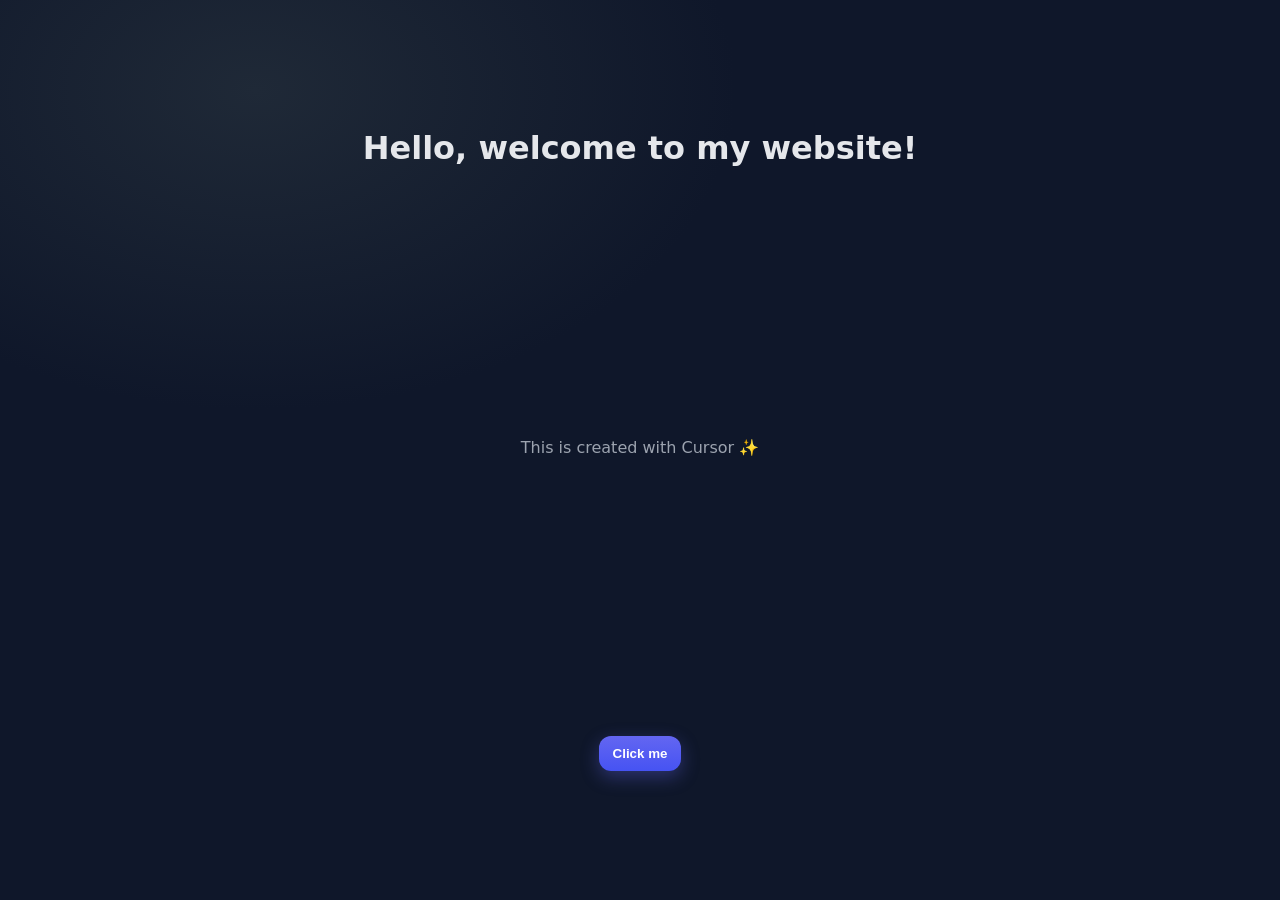
<file: index.html>
<!DOCTYPE html>
<html lang="en">
<head>
  <meta charset="UTF-8">
  <meta name="viewport" content="width=device-width, initial-scale=1.0">
  <title>My First Website</title>
  <link rel="stylesheet" href="style.css">
</head>
<body>
  <h1>Hello, welcome to my website!</h1>
  <p>This is created with Cursor ✨</p>
  <button onclick="sayHello()">Click me</button>

  <script src="script.js"></script>
</body>
</html>
</file>
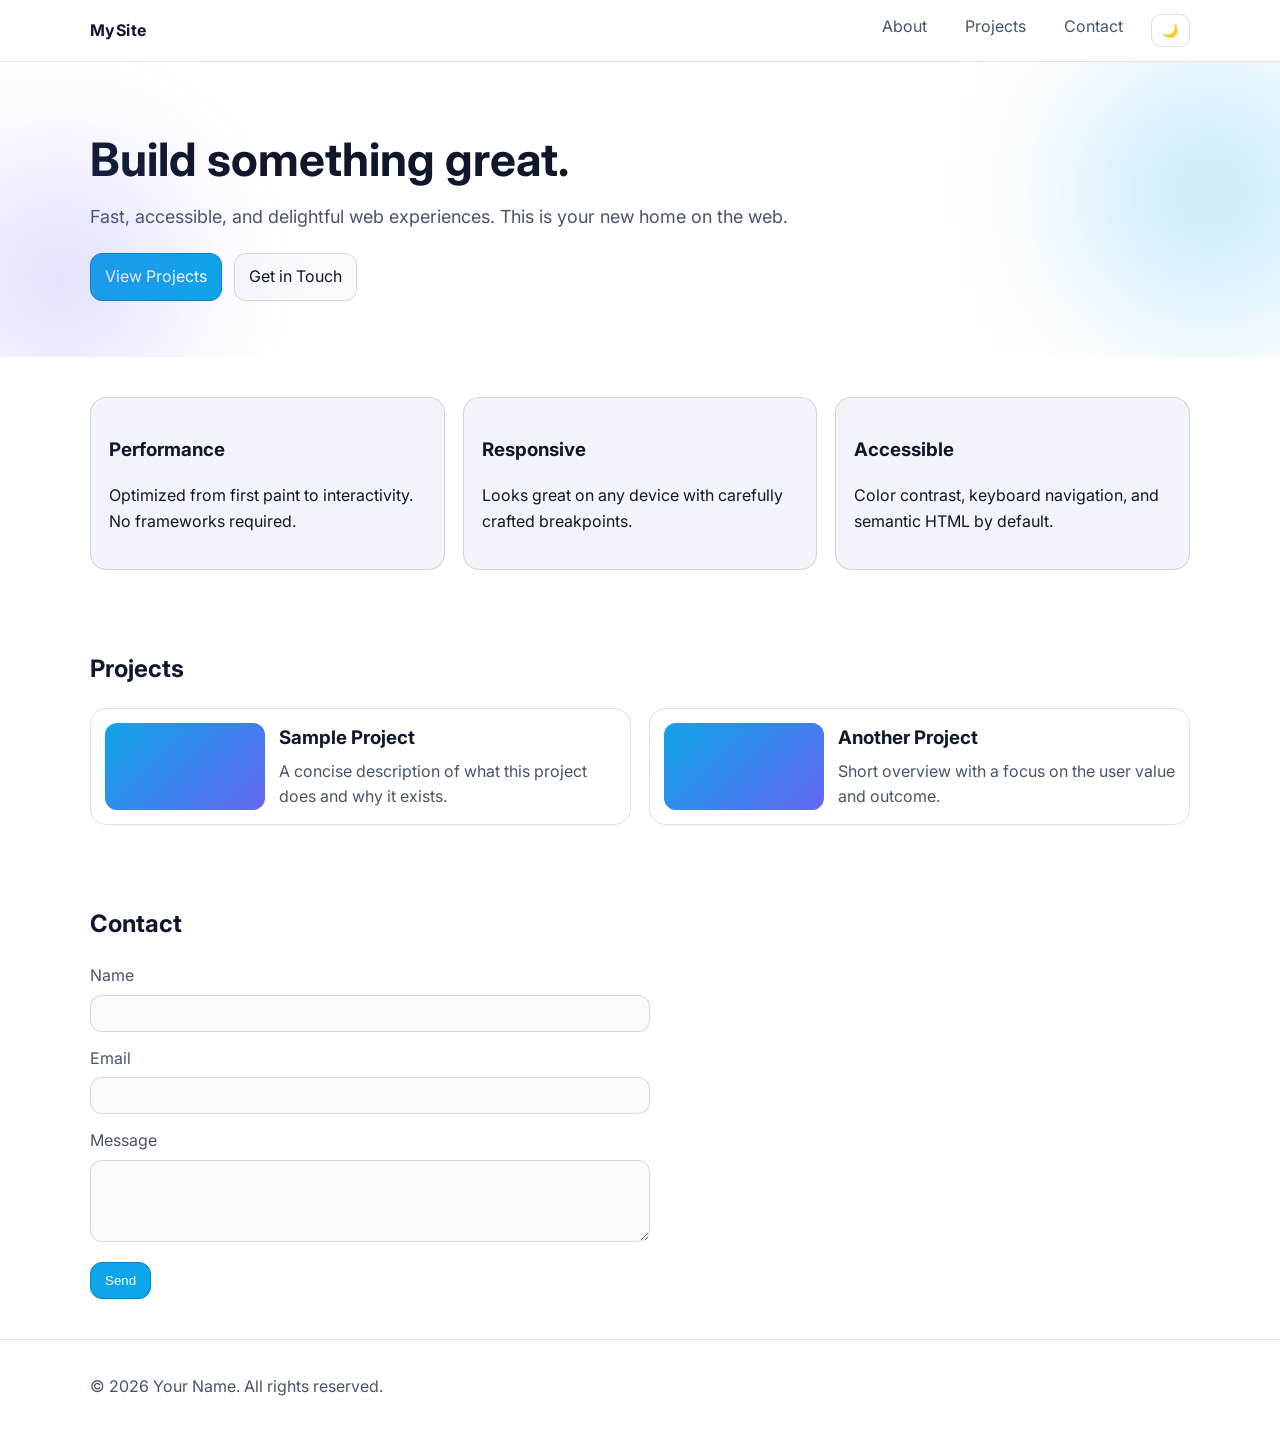
<file: website/index.html>
<!DOCTYPE html>
<html lang="en">
<head>
    <meta charset="utf-8">
    <meta name="viewport" content="width=device-width, initial-scale=1">
    <title>My Website</title>
    <meta name="description" content="A simple, fast, and modern personal website.">
    <link rel="icon" href="./assets/img/favicon.svg" type="image/svg+xml">
    <link rel="preconnect" href="https://fonts.googleapis.com">
    <link rel="preconnect" href="https://fonts.gstatic.com" crossorigin>
    <link href="https://fonts.googleapis.com/css2?family=Inter:wght@300;400;500;600;700;800&display=swap" rel="stylesheet">
    <link rel="stylesheet" href="./assets/css/styles.css">
    <script defer src="./assets/js/main.js"></script>
    <meta name="color-scheme" content="light dark">
    <meta name="theme-color" content="#0ea5e9">
    <meta name="apple-mobile-web-app-status-bar-style" content="black-translucent">
    <meta name="apple-mobile-web-app-capable" content="yes">
</head>
<body>
    <header class="site-header">
        <div class="container">
            <a class="logo" href="#">MySite</a>
            <nav class="nav" id="primary-nav" aria-label="Main">
                <button class="nav-toggle" id="nav-toggle" aria-expanded="false" aria-controls="nav-menu" aria-label="Open menu">
                    <span class="bar"></span>
                    <span class="bar"></span>
                    <span class="bar"></span>
                </button>
                <ul class="nav-menu" id="nav-menu">
                    <li><a href="#about">About</a></li>
                    <li><a href="#projects">Projects</a></li>
                    <li><a href="#contact">Contact</a></li>
                    <li>
                        <button class="theme-toggle" id="theme-toggle" aria-label="Toggle theme">
                            <span class="icon">🌙</span>
                        </button>
                    </li>
                </ul>
            </nav>
        </div>
    </header>

    <main>
        <section class="hero" id="home">
            <div class="container">
                <h1>Build something great.</h1>
                <p class="lead">Fast, accessible, and delightful web experiences. This is your new home on the web.</p>
                <div class="cta">
                    <a class="btn btn-primary" href="#projects">View Projects</a>
                    <a class="btn" href="#contact">Get in Touch</a>
                </div>
            </div>
            <div class="gradients" aria-hidden="true"></div>
        </section>

        <section class="features" id="about">
            <div class="container grid">
                <article class="card">
                    <h3>Performance</h3>
                    <p>Optimized from first paint to interactivity. No frameworks required.</p>
                </article>
                <article class="card">
                    <h3>Responsive</h3>
                    <p>Looks great on any device with carefully crafted breakpoints.</p>
                </article>
                <article class="card">
                    <h3>Accessible</h3>
                    <p>Color contrast, keyboard navigation, and semantic HTML by default.</p>
                </article>
            </div>
        </section>

        <section class="projects" id="projects">
            <div class="container">
                <h2>Projects</h2>
                <div class="project-grid">
                    <a class="project" href="#" aria-label="Sample Project">
                        <div class="project-thumb" role="img" aria-label="Project thumbnail"></div>
                        <div class="project-meta">
                            <h3>Sample Project</h3>
                            <p>A concise description of what this project does and why it exists.</p>
                        </div>
                    </a>
                    <a class="project" href="#" aria-label="Another Project">
                        <div class="project-thumb" role="img" aria-label="Project thumbnail"></div>
                        <div class="project-meta">
                            <h3>Another Project</h3>
                            <p>Short overview with a focus on the user value and outcome.</p>
                        </div>
                    </a>
                </div>
            </div>
        </section>

        <section class="contact" id="contact">
            <div class="container">
                <h2>Contact</h2>
                <form class="contact-form" name="contact" autocomplete="on" netlify>
                    <div class="form-row">
                        <label for="name">Name</label>
                        <input id="name" name="name" type="text" required>
                    </div>
                    <div class="form-row">
                        <label for="email">Email</label>
                        <input id="email" name="email" type="email" required>
                    </div>
                    <div class="form-row">
                        <label for="message">Message</label>
                        <textarea id="message" name="message" rows="4" required></textarea>
                    </div>
                    <div class="form-actions">
                        <button class="btn btn-primary" type="submit">Send</button>
                    </div>
                </form>
            </div>
        </section>
    </main>

    <footer class="site-footer">
        <div class="container">
            <p>© <span id="year"></span> Your Name. All rights reserved.</p>
        </div>
    </footer>
</body>
</html>
</file>
<file: style.css>
/* Base styles */
:root {
  --bg: #0f172a;
  --card: #111827;
  --text: #e5e7eb;
  --muted: #9ca3af;
  --accent: #6366f1;
  --accent-hover: #7c82f9;
}

* {
  box-sizing: border-box;
}

html, body {
  height: 100%;
}

body {
  margin: 0;
  font-family: ui-sans-serif, system-ui, -apple-system, Segoe UI, Roboto, Ubuntu, Cantarell, Noto Sans, Helvetica Neue, Arial, "Apple Color Emoji", "Segoe UI Emoji";
  background: radial-gradient(1200px 800px at 20% 10%, #1f2937 0%, var(--bg) 40%), var(--bg);
  color: var(--text);
  display: grid;
  place-items: center;
}

.main {
  width: min(720px, 92%);
  background: linear-gradient(180deg, rgba(255,255,255,0.04), rgba(255,255,255,0.02));
  border: 1px solid rgba(255,255,255,0.08);
  border-radius: 16px;
  box-shadow: 0 10px 30px rgba(0,0,0,0.35), inset 0 1px 0 rgba(255,255,255,0.06);
  padding: 28px 28px 24px;
  backdrop-filter: blur(8px);
}

h1 {
  font-size: 2rem;
  line-height: 1.2;
  margin: 0 0 12px 0;
}

p {
  margin: 0 0 20px 0;
  color: var(--muted);
}

button {
  appearance: none;
  border: none;
  border-radius: 12px;
  padding: 10px 14px;
  background: linear-gradient(180deg, var(--accent), #4653f3);
  color: white;
  font-weight: 600;
  cursor: pointer;
  box-shadow: 0 6px 18px rgba(99, 102, 241, 0.35);
  transition: transform 120ms ease, box-shadow 120ms ease, background 120ms ease;
}

button:hover {
  transform: translateY(-1px);
  box-shadow: 0 10px 24px rgba(99, 102, 241, 0.45);
  background: linear-gradient(180deg, var(--accent-hover), #5560f6);
}

.container {
  display: flex;
  flex-direction: column;
  gap: 14px;
}
</file>
<file: website/assets/css/styles.css>
:root {
    --bg: #0b1220;
    --bg-elev: #0f172a;
    --text: #e5e7eb;
    --muted: #94a3b8;
    --primary: #0ea5e9;
    --primary-600: #0284c7;
    --ring: rgba(14, 165, 233, 0.4);
    --card: #111827;
}

/* Light theme overrides */
[data-theme="light"] {
    --bg: #ffffff;
    --bg-elev: #f8fafc;
    --text: #0f172a;
    --muted: #475569;
    --primary: #0ea5e9;
    --primary-600: #0284c7;
    --ring: rgba(14, 165, 233, 0.3);
    --card: #f1f5f9;
}

* {
    box-sizing: border-box;
}

html, body {
    margin: 0;
    padding: 0;
}

body {
    font-family: "Inter", system-ui, -apple-system, Segoe UI, Roboto, Arial, "Apple Color Emoji", "Segoe UI Emoji";
    background: var(--bg);
    color: var(--text);
    line-height: 1.6;
}

img, svg, video {
    display: block;
    max-width: 100%;
}

.container {
    width: min(1100px, 92%);
    margin: 0 auto;
}

/* Header */
.site-header {
    position: sticky;
    top: 0;
    z-index: 50;
    background: color-mix(in srgb, var(--bg) 88%, transparent);
    backdrop-filter: blur(10px);
    border-bottom: 1px solid color-mix(in srgb, var(--muted) 16%, transparent);
}

.site-header .container {
    display: flex;
    align-items: center;
    justify-content: space-between;
    padding: 14px 0;
}

.logo {
    color: var(--text);
    text-decoration: none;
    font-weight: 700;
    letter-spacing: 0.4px;
}

.nav {
    display: flex;
    align-items: center;
    gap: 12px;
}

.nav-menu {
    list-style: none;
    display: flex;
    gap: 18px;
    margin: 0;
    padding: 0;
}

.nav-menu a {
    color: var(--muted);
    text-decoration: none;
    padding: 8px 10px;
    border-radius: 8px;
}

.nav-menu a:hover, .nav-menu a:focus-visible {
    color: var(--text);
    outline: none;
    background: color-mix(in srgb, var(--muted) 12%, transparent);
}

.nav-toggle {
    display: none;
    width: 40px;
    height: 40px;
    border: 1px solid color-mix(in srgb, var(--muted) 20%, transparent);
    background: transparent;
    color: var(--text);
    border-radius: 10px;
}

.nav-toggle .bar {
    display: block;
    width: 18px;
    height: 2px;
    background: var(--text);
    margin: 4px auto;
    border-radius: 2px;
}

.theme-toggle {
    border: 1px solid color-mix(in srgb, var(--muted) 20%, transparent);
    background: transparent;
    color: var(--text);
    border-radius: 10px;
    padding: 8px 10px;
    cursor: pointer;
}

/* Hero */
.hero {
    position: relative;
    padding: 72px 0 56px;
    overflow: hidden;
}

.hero h1 {
    font-size: clamp(28px, 5vw, 46px);
    line-height: 1.1;
    margin: 0 0 12px;
}

.lead {
    color: var(--muted);
    font-size: clamp(16px, 2.5vw, 18px);
    max-width: 700px;
}

.cta {
    display: flex;
    gap: 12px;
    margin-top: 22px;
}

.btn {
    display: inline-flex;
    align-items: center;
    justify-content: center;
    gap: 8px;
    padding: 10px 14px;
    border-radius: 12px;
    border: 1px solid color-mix(in srgb, var(--muted) 20%, transparent);
    background: color-mix(in srgb, var(--bg-elev) 90%, transparent);
    color: var(--text);
    text-decoration: none;
}

.btn-primary {
    background: var(--primary);
    border-color: var(--primary-600);
    color: white;
}

.btn:focus-visible {
    outline: 3px solid var(--ring);
    outline-offset: 1px;
}

.gradients::before, .gradients::after {
    content: "";
    position: absolute;
    border-radius: 999px;
    filter: blur(70px);
    opacity: .35;
}

.gradients::before {
    width: 380px;
    height: 380px;
    top: -60px;
    right: -120px;
    background: radial-gradient(closest-side, #0ea5e9, transparent);
}

.gradients::after {
    width: 320px;
    height: 320px;
    bottom: -80px;
    left: -100px;
    background: radial-gradient(closest-side, #6366f1, transparent);
}

/* Sections */
.features, .projects, .contact { padding: 40px 0; }

.grid {
    display: grid;
    grid-template-columns: repeat(3, 1fr);
    gap: 18px;
}

.card {
    background: var(--card);
    border: 1px solid color-mix(in srgb, var(--muted) 20%, transparent);
    border-radius: 16px;
    padding: 18px;
}

.projects h2, .contact h2 { margin-top: 0; }

.project-grid {
    display: grid;
    grid-template-columns: repeat(2, 1fr);
    gap: 18px;
}

.project {
    display: grid;
    grid-template-columns: 160px 1fr;
    gap: 14px;
    padding: 14px;
    border-radius: 16px;
    border: 1px solid color-mix(in srgb, var(--muted) 20%, transparent);
    text-decoration: none;
    color: inherit;
}

.project:hover { background: color-mix(in srgb, var(--muted) 10%, transparent); }

.project-thumb {
    background: linear-gradient(135deg, #0ea5e9, #6366f1);
    border-radius: 12px;
}

.project-meta h3 { margin: 0 0 6px; }
.project-meta p { margin: 0; color: var(--muted); }

/* Contact */
.contact-form {
    display: grid;
    gap: 14px;
    max-width: 560px;
}

.form-row { display: grid; gap: 6px; }
.form-row label { color: var(--muted); }

input, textarea {
    background: var(--bg-elev);
    border: 1px solid color-mix(in srgb, var(--muted) 20%, transparent);
    color: var(--text);
    padding: 10px 12px;
    border-radius: 12px;
}

input:focus-visible, textarea:focus-visible {
    outline: 3px solid var(--ring);
}

.form-actions { margin-top: 6px; }

/* Footer */
.site-footer {
    border-top: 1px solid color-mix(in srgb, var(--muted) 16%, transparent);
    padding: 18px 0 30px;
    color: var(--muted);
}

/* Responsive */
@media (max-width: 900px) {
    .grid { grid-template-columns: 1fr 1fr; }
    .project-grid { grid-template-columns: 1fr; }
}

@media (max-width: 700px) {
    .nav-menu {
        position: absolute;
        right: 4%;
        top: 60px;
        background: var(--bg-elev);
        border: 1px solid color-mix(in srgb, var(--muted) 20%, transparent);
        padding: 10px;
        border-radius: 12px;
        display: none;
        flex-direction: column;
        gap: 8px;
        width: 200px;
    }
    .nav-toggle { display: inline-flex; align-items: center; justify-content: center; }
    .nav-menu.open { display: flex; }
    .grid { grid-template-columns: 1fr; }
    .project { grid-template-columns: 1fr; }
}
</file>
